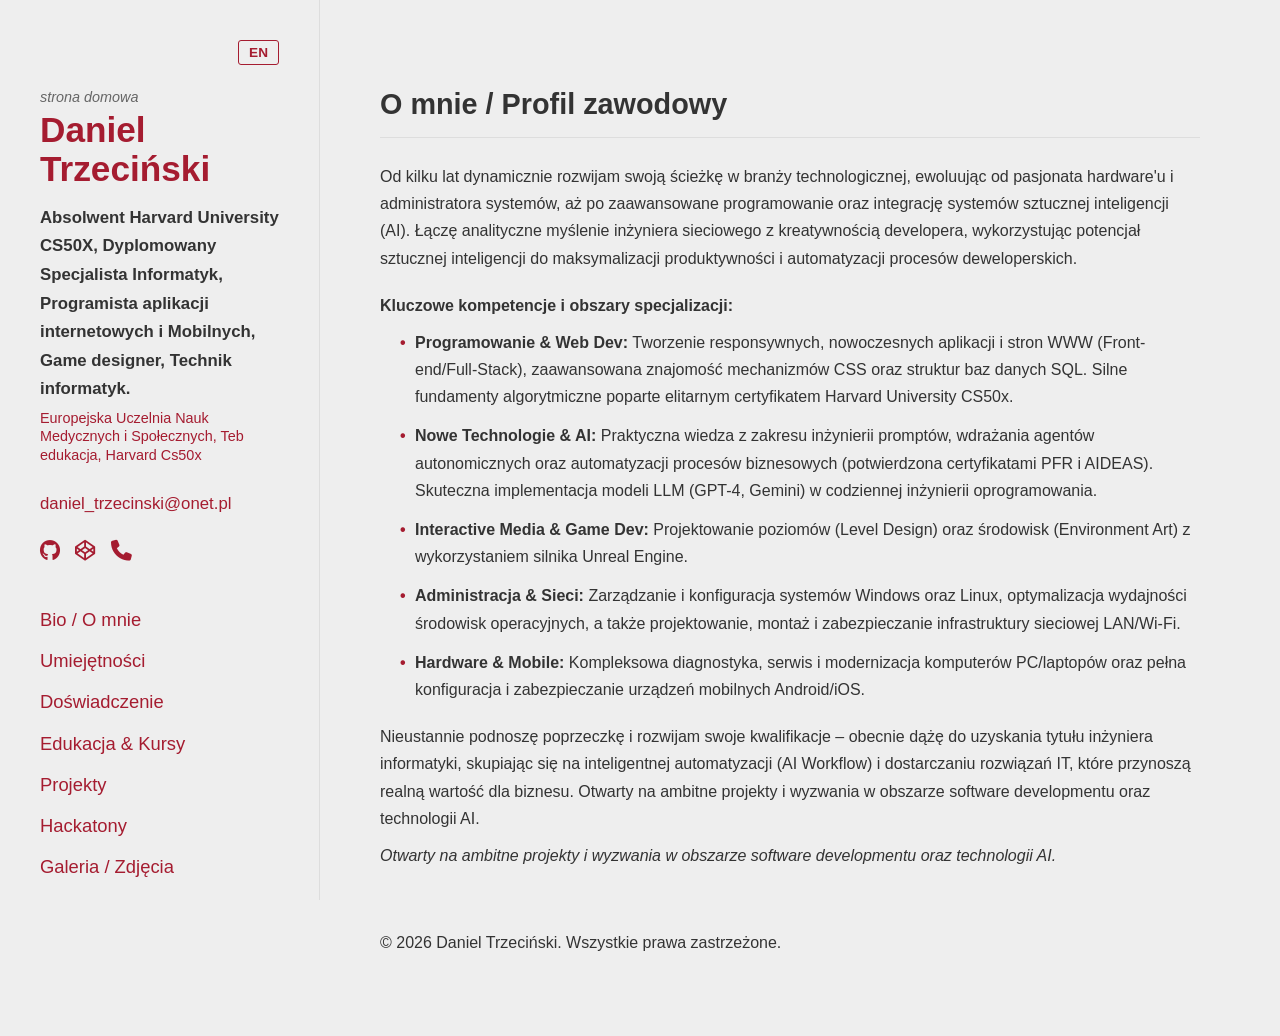
<file: index.html>
<!DOCTYPE html>
<html lang="pl">
<head>
    <meta charset="UTF-8">
    <meta name="viewport" content="width=device-width, initial-scale=1.0">
    <title>Daniel Trzeciński | Dyplomowany Specjalista Informatyk, Absolwent Harvard University CS50X, Dyplomowany Specjalista Informatyk, Programista Aplikacji Internetowych i Mobilnych, Game Designer, Technik informatyk</title>
    <link rel="stylesheet" href="style.css">
    <link rel="stylesheet" href="https://cdnjs.cloudflare.com/ajax/libs/font-awesome/6.4.0/css/all.min.css">
</head>
<body>

    <div class="page-wrapper">
        
        <aside class="sidebar" id="sidebar-menu">
            <div class="sidebar-sticky">
                <div class="lang-container-desktop">
                    <button class="lang-btn" id="lang-toggle">EN</button>
                </div>

                <p class="sidebar-sub" data-lang-key="sidebarSub">home page of</p>
                <h1 class="sidebar-title">Daniel Trzeciński</h1>
                <p class="sidebar-desc" data-lang-key="sidebarDesc">Absolwent Harvard University CS50X, Dyplomowany Specjalista Informatyk, Programista Aplikacji Internetowych i Mobilnych, Game Designer, Technik informatyk.</p>
                <p class="sidebar-institution" data-lang-key="sidebarInstitution">Europejska Uczelnia Nauk Medycznych i Społecznych, Teb Edukacja, Harvard CS50x.</p>
                
                <p class="sidebar-email">
                    <a href="mailto:daniel_trzecinski@onet.pl">daniel_trzecinski@onet.pl</a>
                </p>
                
                <div class="sidebar-socials">
                    <a href="https://github.com/DanielTRZ" target="_blank"><i class="fab fa-github"></i></a>
                    <a href="https://codepen.io/DanielTRZ" target="_blank"><i class="fab fa-codepen"></i></a>
                    <a href="tel:502871508"><i class="fas fa-phone"></i></a>
                </div>

                <!-- NOWY PRZYCISK HAMBURGERA  -->
                <button class="academic-hamburger" aria-label="Menu" id="academic-hamburger-btn">
                    <span class="bar"></span>
                    <span class="bar"></span>
                    <span class="bar"></span>
                </button>

                <nav class="sidebar-nav">
                    <a href="index.html" class="active" data-lang-key="navAbout">Bio / O mnie</a>
                    <a href="skills.html" data-lang-key="navSkills">Umiejętności</a>
                    <a href="experience.html" data-lang-key="navExperience">Doświadczenie</a>
                    <a href="education.html" data-lang-key="navEducation">Edukacja & Kursy</a>
                    <a href="projects.html" data-lang-key="navProjects">Projekty</a>
                    <a href="hackathons.html" data-lang-key="navHackathons">Hackatony</a>
                    <a href="photos.html" data-lang-key="navPhotos">Galeria / Zdjęcia</a>
                    <a href="contact.html" data-lang-key="navContact">Kontakt & Referencje</a>
                </nav>
            </div>
        </aside>

        <!-- STARY PASEK TOP-BAR ZOSTAŁ USUNIĘTY, ABY ZAPEWNIĆ CZYSTY AKADEMICKI LOOK -->

        <main class="main-content">
            <section id="about" class="content-section">
                <h2 class="section-heading" data-lang-key="bioHeading">Bio</h2>
                <p data-lang-key="bioText">Od kilku lat dynamicznie rozwijam swoją ścieżkę w branży technologicznej, ewoluując od pasjonata hardware'u i administratora systemów, aż po zaawansowane programowanie oraz integrację systemów sztucznej inteligencji (AI). Łączę analityczne myślenie inżyniera sieciowego z kreatywnością developera.</p>
                
                <div class="academic-skills-group" style="margin-top: 20px;">
                    <p><strong data-lang-key="bioSpecTitle">Moje kluczowe kompetencje i obszary specjalizacji:</strong></p>
                    <ul class="academic-list" style="margin-top: 10px; padding-left: 20px;">
                        <li data-lang-key="bioSpecWeb"><strong>Programowanie & Web Dev:</strong> Tworzenie responsywnych, nowoczesnych aplikacji i stron WWW (Front-end/Full-Stack), zaawansowana znajomość mechanizmów CSS oraz struktur baz danych SQL. Silne fundamenty algorytmiczne poparte elitarnym certyfikatem Harvard University CS50x.</li>
                        <li data-lang-key="bioSpecAi"><strong>Nowe Technologie & AI:</strong> Praktyczna wiedza z zakresu inżynierii promptów, wdrażania agentów autonomicznych oraz automatyzacji procesów biznesowych (potwierdzona certyfikatami PFR i AIDEAS).</li>
                        <li data-lang-key="bioSpecGame"><strong>Interactive Media & Game Dev:</strong> Projektowanie poziomów (Level Design) oraz środowisk (Environment Art) z wykorzystaniem silnika Unreal Engine.</li>
                        <li data-lang-key="bioSpecNet"><strong>Administracja & Sieci:</strong> Zarządzanie i konfiguracja systemów Windows oraz Linux, optymalizacja wydajności środowisk operacyjnych, a także projektowanie, montaż i zabezpieczanie infrastruktury sieciowej LAN/Wi-Fi.</li>
                        <li data-lang-key="bioSpecHard"><strong>Hardware & Mobile:</strong> Kompleksowa diagnostyka, serwis i modernizacja komputerów PC/laptopów oraz pełna konfiguracja i integracja ekosystemu Apple (iOS) i Android.</li>
                    </ul>
                </div>

                <p style="margin-top: 20px;" data-lang-key="bioSummary">Nieustannie podnoszę poprzeczkę i rozwijam swoje kwalifikacje – obecnie dążę do uzyskania tytułu inżyniera informatyki, skupiając się na inteligentnej automatyzacji (AI Workflow) i dostarczaniu rozwiązań IT, które przynoszą realną wartość dla biznesu. Otwarty na ambitne projekty i wyzwania w obszarze software developmentu oraz technologii AI.</p>
                <p style="margin-top: 10px;"><em data-lang-key="bioSubSummary">Otwarty na ambitne projekty i wyzwania w obszarze software developmentu oraz technologii AI.</em></p>
            </section>

            <footer class="main-footer">
                <p data-lang-key="footerText">&copy; 2026 Daniel Trzeciński. Wszystkie prawa zastrzeżone.</p>
            </footer>
        </main>
    </div>

    <script src="script.js">window.history.replaceState({}, document.title, "/")</script>
</body>
</html>
</file>
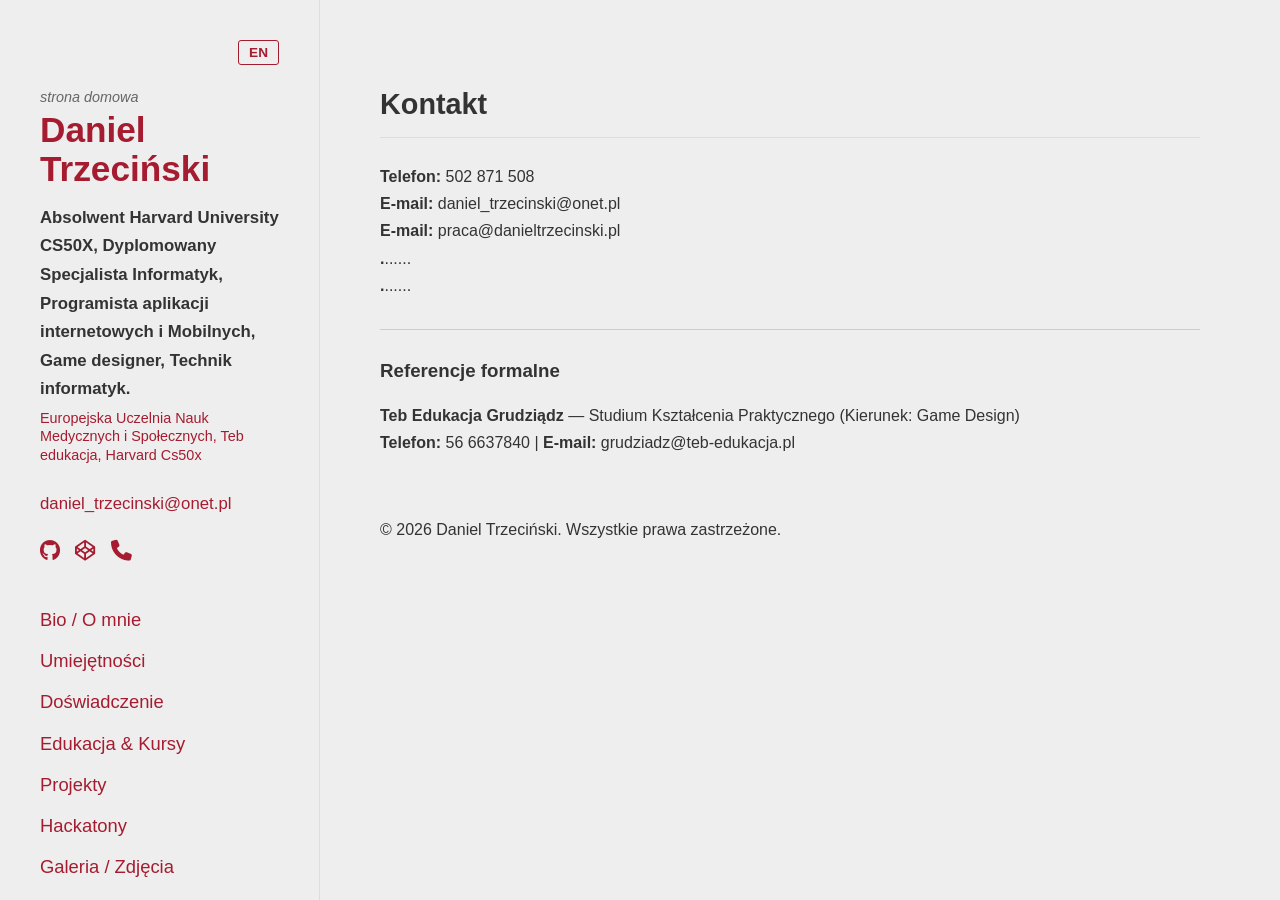
<file: contact.html>
<!DOCTYPE html>
<html lang="pl">
<head>
    <meta charset="UTF-8">
    <meta name="viewport" content="width=device-width, initial-scale=1.0">
    <title data-lang-key="contactPageTitle">Kontakt | Daniel Trzeciński</title>
    <link rel="stylesheet" href="style.css">
    <link rel="stylesheet" href="https://cdnjs.cloudflare.com/ajax/libs/font-awesome/6.4.0/css/all.min.css">
</head>
<body>

    <div class="page-wrapper">
        
        <!-- LEWY PANEL BOCZNY -->
        <aside class="sidebar" id="sidebar-menu">
            <div class="sidebar-sticky">
                <div class="lang-container-desktop">
                    <button class="lang-btn" id="lang-toggle">EN</button>
                </div>
                <p class="sidebar-sub" data-lang-key="sidebarSub">home page of</p>
                <h1 class="sidebar-title">Daniel Trzeciński</h1>
                <p class="sidebar-desc" data-lang-key="sidebarDesc">Absolwent Harvard University CS50X, Dyplomowany Specjalista Informatyk Programista Aplikacji Internetowych i Mobilnych, Game Designer, Technik informatyk</p>
                <p class="sidebar-institution" data-lang-key="sidebarInstitution">Europejska Uczelnia Nauk Medycznych i Społecznych, Teb Edukacja, Harvard</p>
                <p class="sidebar-email"><a href="mailto:daniel_trzecinski@onet.pl">daniel_trzecinski@onet.pl</a></p>
                
                <div class="sidebar-socials">
                    <a href="https://github.com/DanielTRZ" target="_blank"><i class="fab fa-github"></i></a>
                    <a href="https://codepen.io/DanielTRZ" target="_blank"><i class="fab fa-codepen"></i></a>
                    <a href="tel:502871508"><i class="fas fa-phone"></i></a>
                </div>

                <!-- NOWY PRZYCISK HAMBURGERA  -->
                <button class="academic-hamburger" aria-label="Menu" id="academic-hamburger-btn">
                    <span class="bar"></span>
                    <span class="bar"></span>
                    <span class="bar"></span>
                </button>

                <nav class="sidebar-nav">
                    <a href="index.html" data-lang-key="navAbout">Bio / O mnie</a>
                    <a href="skills.html" data-lang-key="navSkills">Umiejętności</a>
                    <a href="experience.html" data-lang-key="navExperience">Doświadczenie</a>
                    <a href="education.html" data-lang-key="navEducation">Edukacja & Kursy</a>
                    <a href="projects.html" data-lang-key="navProjects">Projekty</a>
                    <a href="hackathons.html" data-lang-key="navHackathons">Hackatony</a>
                    <a href="photos.html" data-lang-key="navPhotos">Galeria / Zdjęcia</a>
                    <a href="contact.html" class="active" data-lang-key="navContact">Kontakt & Referencje</a>
                </nav>
            </div>
        </aside>

        <!-- PRAWY PANEL - TREŚĆ GŁÓWNA -->
        <main class="main-content">
            <section id="contact" class="content-section">
                <h2 class="section-heading" data-lang-key="contactHeading">Kontakt </h2>
                
                <div class="contact-details" style="margin-top: 20px; margin-bottom: 30px;">
                    <p><strong data-lang-key="contactPhone">Telefon:</strong> <a href="tel:502871508" style="color: inherit; text-decoration: none;">502 871 508</a></p>
                    <p><strong>E-mail:</strong> <a href="mailto:daniel_trzecinski@onet.pl" style="color: inherit; text-decoration: none;">daniel_trzecinski@onet.pl</a></p>
                    <p><strong>E-mail:</strong> <a href="mailto:daniel_trzecinski@onet.pl" style="color: inherit; text-decoration: none;">praca@danieltrzecinski.pl</a></p>
                    <p><strong data-lang-key="contactLic">.</strong>......</p>
                    <p><strong data-lang-key="contactLang">.</strong>......</p>
                </div>
                
                <div class="academic-reference" style="border-top: 1px double #ccc; padding-top: 25px;">
                    <h3 data-lang-key="refTitle" style="margin-bottom: 15px;">Referencje formalne</h3>
                    <p><strong>Teb Edukacja Grudziądz</strong> — Studium Kształcenia Praktycznego (Kierunek: Game Design)</p>
                    <p><strong data-lang-key="refPhone">Telefon:</strong> 56 6637840 | <strong>E-mail:</strong> grudziadz@teb-edukacja.pl</p>
                </div>
            </section>

            <footer class="main-footer">
                <p data-lang-key="footerText">&copy; 2026 Daniel Trzeciński. Wszystkie prawa zastrzeżone.</p>
            </footer>
        </main>
    </div>

    <script src="script.js"></script>
</body>
</html>
</file>
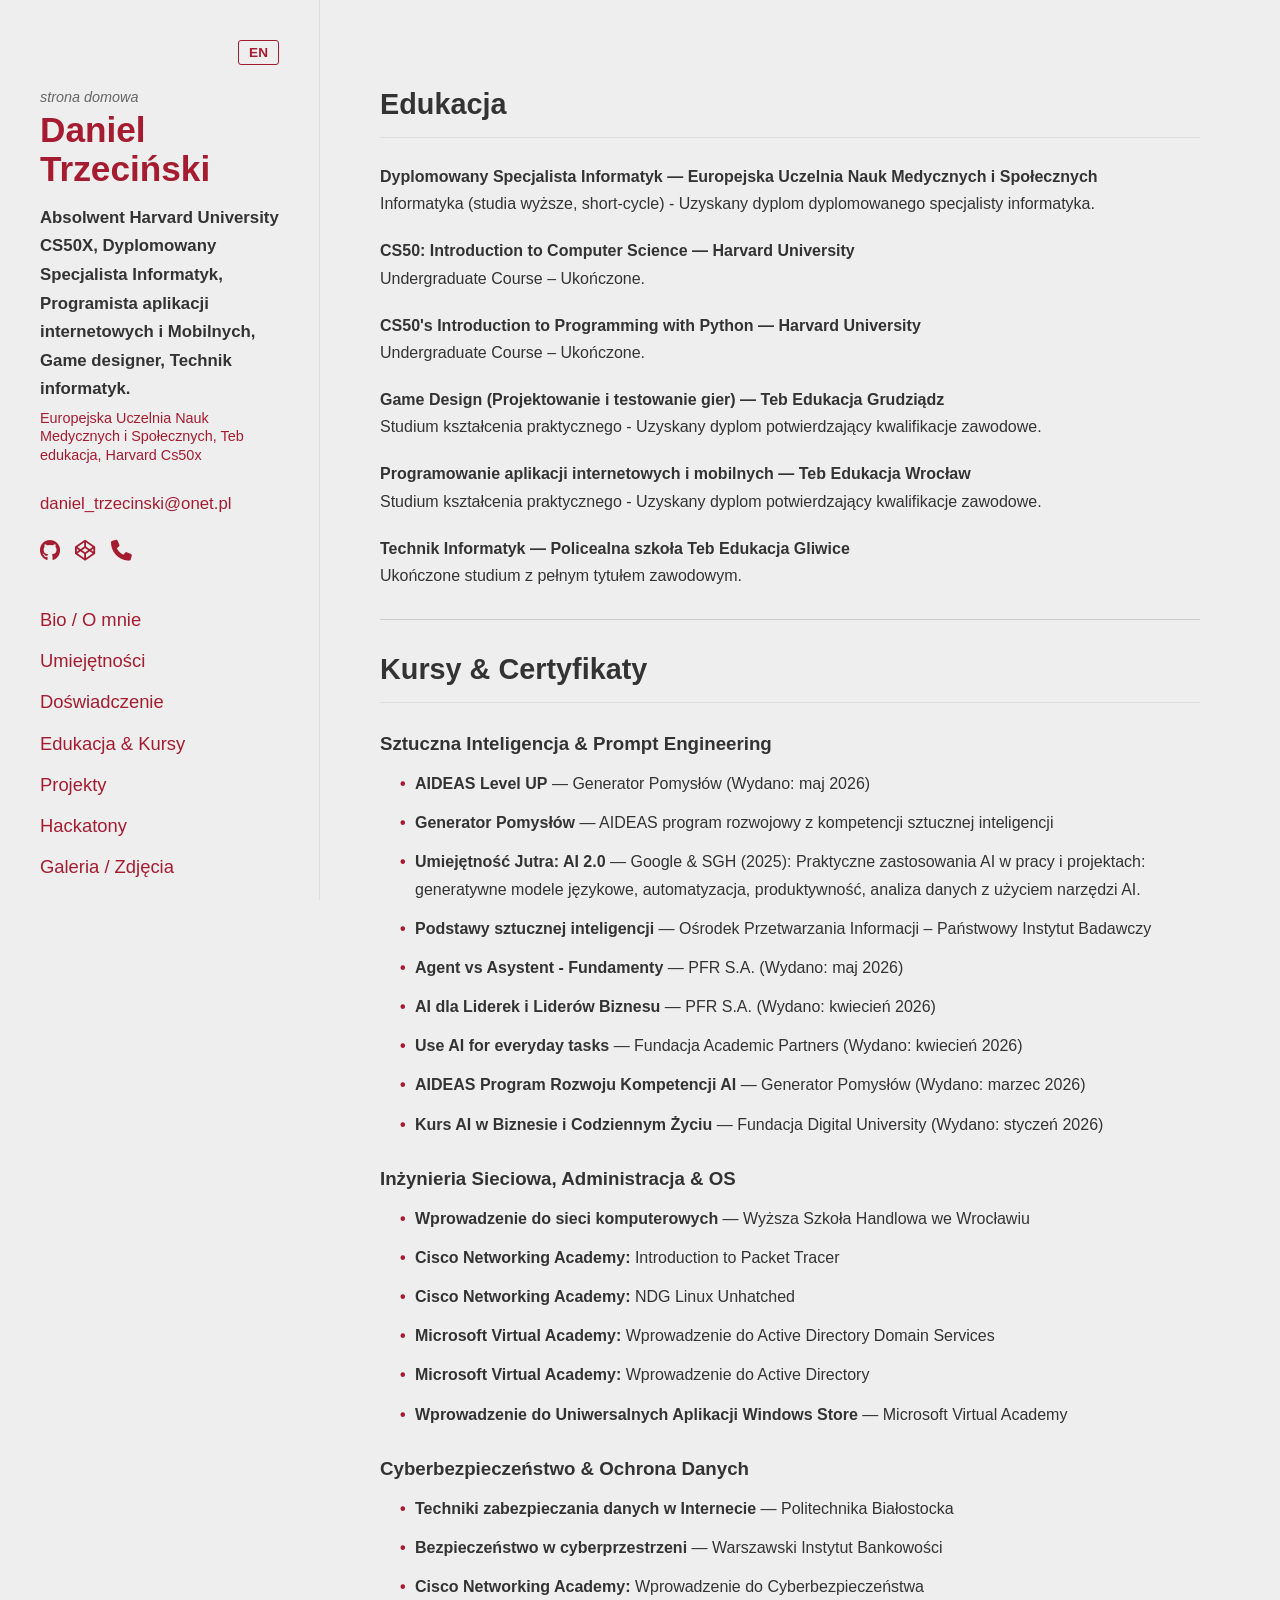
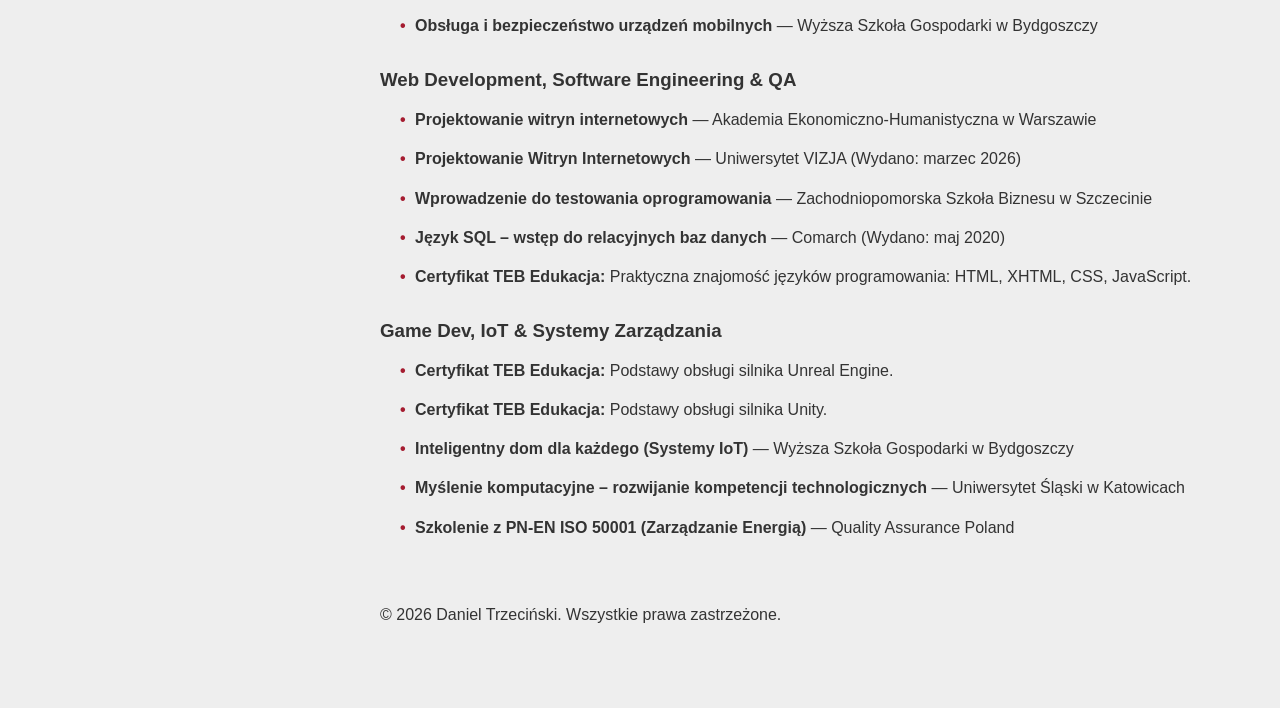
<file: education.html>
<!DOCTYPE html>
<html lang="pl">
<head>
    <meta charset="UTF-8">
    <meta name="viewport" content="width=device-width, initial-scale=1.0">
    <title data-lang-key="eduPageTitle">Daniel Trzeciński | Edukacja i Kursy</title>
    <link rel="stylesheet" href="style.css">
    <link rel="stylesheet" href="https://cdnjs.cloudflare.com/ajax/libs/font-awesome/6.4.0/css/all.min.css">
</head>
<body>

    <div class="page-wrapper">
        
        <!-- LEWY PANEL BOCZNY -->
        <aside class="sidebar" id="sidebar-menu">
            <div class="sidebar-sticky">
                <div class="lang-container-desktop">
                    <button class="lang-btn" id="lang-toggle">EN</button>
                </div>

                <p class="sidebar-sub" data-lang-key="sidebarSub">home page of</p>
                <h1 class="sidebar-title">Daniel Trzeciński</h1>
                <p class="sidebar-desc" data-lang-key="sidebarDesc">Absolwent Harvard University CS50X, Dyplomowany Specjalista Informatyk Programista Aplikacji Internetowych i Mobilnych, Game Designer, Technik informatyk</p>
                <p class="sidebar-institution" data-lang-key="sidebarInstitution">Europejska Uczelnia Nauk Medycznych i Społecznych, Teb Edukacja, Harvard</p>
                
                <p class="sidebar-email">
                    <a href="mailto:daniel_trzecinski@onet.pl">daniel_trzecinski@onet.pl</a>
                </p>
                
                <div class="sidebar-socials">
                    <a href="https://github.com/DanielTRZ" target="_blank"><i class="fab fa-github"></i></a>
                    <a href="https://codepen.io/DanielTRZ" target="_blank"><i class="fab fa-codepen"></i></a>
                    <a href="tel:502871508"><i class="fas fa-phone"></i></a>
                </div>

                <!-- NOWY PRZYCISK HAMBURGERA  -->
                <button class="academic-hamburger" aria-label="Menu" id="academic-hamburger-btn">
                    <span class="bar"></span>
                    <span class="bar"></span>
                    <span class="bar"></span>
                </button>

                <nav class="sidebar-nav">
                    <a href="index.html" data-lang-key="navAbout">Bio / O mnie</a>
                    <a href="skills.html" data-lang-key="navSkills">Umiejętności</a>
                    <a href="experience.html" data-lang-key="navExperience">Doświadczenie</a>
                    <a href="education.html" class="active" data-lang-key="navEducation">Edukacja & Kursy</a>
                    <a href="projects.html" data-lang-key="navProjects">Projekty</a>
                    <a href="hackathons.html" data-lang-key="navHackathons">Hackatony</a>
                    <a href="photos.html" data-lang-key="navPhotos">Galeria / Zdjęcia</a>
                    <a href="contact.html" data-lang-key="navContact">Kontakt & Referencje</a>
                </nav>
            </div>
        </aside>

        <!-- PRAWY PANEL - TREŚĆ GŁÓWNA -->
        <main class="main-content">
            <section id="education" class="content-section">
                <h2 class="section-heading" data-lang-key="eduHeading">Edukacja</h2>
                
                <div class="education-timeline" style="margin-top: 20px;">
                    <!-- Edu 1 -->
                    <div class="edu-item" style="margin-bottom: 20px;">
                        <h4 data-lang-key="edu1Title">Dyplomowany Specjalista Informatyk — Europejska Uczelnia Nauk Medycznych i Społecznych</h4>
                        <p data-lang-key="edu1Desc">Informatyka (studia wyższe, short-cycle) - Uzyskany dyplom dyplomowanego specjalisty informatyka.</p>
                    </div>
                    <!-- Edu 2 -->
                    <div class="edu-item" style="margin-bottom: 20px;">
                        <h4 data-lang-key="edu3Title">CS50: Introduction to Computer Science — Harvard University</h4>
                        <p data-lang-key="edu3Desc">Undergraduate Course – Ukończone.</p>
                    </div>
                    <!-- Edu 3 -->
                    <div class="edu-item" style="margin-bottom: 20px;">
                        <h4 data-lang-key="edu2Title">CS50's Introduction to Programming with Python — Harvard University</h4>
                        <p data-lang-key="edu2Desc">Undergraduate Course –  Ukończone.</p>
                    </div>
                    <!-- Edu 4 -->
                    <div class="edu-item" style="margin-bottom: 20px;">
                        <h4 data-lang-key="edu4Title">Game Design (Projektowanie i testowanie gier) — Teb Edukacja Grudziądz</h4>
                        <p data-lang-key="edu4Desc">Studium kształcenia praktycznego - Uzyskany dyplom potwierdzający kwalifikacje zawodowe.</p>
                    </div>
                    <!-- Edu 5 -->
                    <div class="edu-item" style="margin-bottom: 20px;">
                        <h4 data-lang-key="edu5Title">Programowanie aplikacji internetowych i mobilnych — Teb Edukacja Wrocław</h4>
                        <p data-lang-key="edu5Desc">Studium kształcenia praktycznego - Uzyskany dyplom potwierdzający kwalifikacje zawodowe.</p>
                    </div>
                    <!-- Edu 6 -->
                    <div class="edu-item" style="margin-bottom: 30px;">
                        <h4 data-lang-key="edu6Title">Technik Informatyk — Policealna szkoła Teb Edukacja Gliwice</h4>
                        <p data-lang-key="edu6Desc">Ukończone studium z pełnym tytułem zawodowym.</p>
                    </div>
                </div>

                <!-- SEKCJA KURSY -->
                <div class="courses-block" style="border-top: 1px double #ccc; padding-top: 25px; margin-top: 25px;">
                    <h2 class="section-heading" data-lang-key="coursesHeading">Kursy & Certyfikaty</h2>
                    
                    <!-- Grupa 1: AI -->
                    <div class="course-group" style="margin-top: 20px; margin-bottom: 25px;">
                        <h3 data-lang-key="coursesGroup1Title">Sztuczna Inteligencja & Prompt Engineering</h3>
                        <ul class="academic-list" style="padding-left: 20px; margin-top: 10px;">
                            <li data-lang-key="c1_1"><strong>AIDEAS Level UP</strong> — Generator Pomysłów (Wydano: maj 2026)</li>
                            <li data-lang-key="c1_2"><strong>Generator Pomysłów</strong> — AIDEAS program rozwojowy z kompetencji sztucznej inteligencji</li>
                            <li data-lang-key="c1_3"><strong>Umiejętność Jutra: AI 2.0</strong> — Google & SGH (2025): Praktyczne zastosowania AI w pracy i projektach: generatywne modele językowe, automatyzacja, produktywność, analiza danych z użyciem narzędzi AI.</li>
                            <li data-lang-key="c1_4"><strong>Podstawy sztucznej inteligencji</strong> — Ośrodek Przetwarzania Informacji – Państwowy Instytut Badawczy</li>
                            <li data-lang-key="c1_5"><strong>Agent vs Asystent - Fundamenty</strong> — PFR S.A. (Wydano: maj 2026)</li>
                            <li data-lang-key="c1_6"><strong>AI dla Liderek i Liderów Biznesu</strong> — PFR S.A. (Wydano: kwiecień 2026)</li>
                            <li data-lang-key="c1_7"><strong>Use AI for everyday tasks</strong> — Fundacja Academic Partners (Wydano: kwiecień 2026)</li>
                            <li data-lang-key="c1_8"><strong>AIDEAS Program Rozwoju Kompetencji AI</strong> — Generator Pomysłów (Wydano: marzec 2026)</li>
                            <li data-lang-key="c1_9"><strong>Kurs AI w Biznesie i Codziennym Życiu</strong> — Fundacja Digital University (Wydano: styczeń 2026)</li>
                        </ul>
                    </div>

                    <!-- Grupa 2: Sieci & OS -->
                    <div class="course-group" style="margin-bottom: 25px;">
                        <h3 data-lang-key="coursesGroupNetTitle">Inżynieria Sieciowa, Administracja & OS</h3>
                        <ul class="academic-list" style="padding-left: 20px; margin-top: 10px;">
                            <li data-lang-key="c2_1"><strong>Wprowadzenie do sieci komputerowych</strong> — Wyższa Szkoła Handlowa we Wrocławiu</li>
                            <li data-lang-key="c2_2"><strong>Cisco Networking Academy:</strong> Introduction to Packet Tracer</li>
                            <li data-lang-key="c2_3"><strong>Cisco Networking Academy:</strong> NDG Linux Unhatched</li>
                            <li data-lang-key="c2_4"><strong>Microsoft Virtual Academy:</strong> Wprowadzenie do Active Directory Domain Services</li>
                            <li data-lang-key="c2_5"><strong>Microsoft Virtual Academy:</strong> Wprowadzenie do Active Directory</li>
                            <li data-lang-key="c2_6"><strong>Wprowadzenie do Uniwersalnych Aplikacji Windows Store</strong> — Microsoft Virtual Academy</li>
                        </ul>
                    </div>

                    <!-- Grupa 3: Cyberbezpieczeństwo -->
                    <div class="course-group" style="margin-bottom: 25px;">
                        <h3 data-lang-key="coursesGroupSecTitle">Cyberbezpieczeństwo & Ochrona Danych</h3>
                        <ul class="academic-list" style="padding-left: 20px; margin-top: 10px;">
                            <li data-lang-key="c3_1"><strong>Techniki zabezpieczania danych w Internecie</strong> — Politechnika Białostocka</li>
                            <li data-lang-key="c3_2"><strong>Bezpieczeństwo w cyberprzestrzeni</strong> — Warszawski Instytut Bankowości</li>
                            <li data-lang-key="c3_3"><strong>Cisco Networking Academy:</strong> Wprowadzenie do Cyberbezpieczeństwa</li>
                            <li data-lang-key="c3_4"><strong>Obsługa i bezpieczeństwo urządzeń mobilnych</strong> — Wyższa Szkoła Gospodarki w Bydgoszczy</li>
                        </ul>
                    </div>

                    <!-- Grupa 4: Web Dev & QA -->
                    <div class="course-group" style="margin-bottom: 25px;">
                        <h3 data-lang-key="coursesGroup2Title">Web Development, Software Engineering & QA</h3>
                        <ul class="academic-list" style="padding-left: 20px; margin-top: 10px;">
                            <li data-lang-key="c4_1"><strong>Projektowanie witryn internetowych</strong> — Akademia Ekonomiczno-Humanistyczna w Warszawie</li>
                            <li data-lang-key="c4_2"><strong>Projektowanie Witryn Internetowych</strong> — Uniwersytet VIZJA (Wydano: marzec 2026)</li>
                            <li data-lang-key="c4_3"><strong>Wprowadzenie do testowania oprogramowania</strong> — Zachodniopomorska Szkoła Biznesu w Szczecinie</li>
                            <li data-lang-key="c4_4"><strong>Język SQL – wstęp do relacyjnych baz danych</strong> — Comarch (Wydano: maj 2020)</li>
                            <li data-lang-key="c4_5"><strong>Certyfikat TEB Edukacja:</strong> Praktyczna znajomość języków programowania: HTML, XHTML, CSS, JavaScript.</li>
                        </ul>
                    </div>

                    <!-- Grupa 5: Game Dev & IoT -->
                    <div class="course-group">
                        <h3 data-lang-key="coursesGroupGDevTitle">Game Dev, IoT & Systemy Zarządzania</h3>
                        <ul class="academic-list" style="padding-left: 20px; margin-top: 10px;">
                            <li data-lang-key="c5_1"><strong>Certyfikat TEB Edukacja:</strong> Podstawy obsługi silnika Unreal Engine.</li>
                            <li data-lang-key="c5_2"><strong>Certyfikat TEB Edukacja:</strong> Podstawy obsługi silnika Unity.</li>
                            <li data-lang-key="c5_3"><strong>Inteligentny dom dla każdego (Systemy IoT)</strong> — Wyższa Szkoła Gospodarki w Bydgoszczy</li>
                            <li data-lang-key="c5_4"><strong>Myślenie komputacyjne – rozwijanie kompetencji technologicznych</strong> — Uniwersytet Śląski w Katowicach</li>
                            <li data-lang-key="c5_5"><strong>Szkolenie z PN-EN ISO 50001 (Zarządzanie Energią)</strong> — Quality Assurance Poland</li>
                        </ul>
                    </div>

                </div>
            </section>

            <footer class="main-footer">
                <p data-lang-key="footerText">&copy; 2026 Daniel Trzeciński. Wszystkie prawa zastrzeżone.</p>
            </footer>
        </main>

    </div>

    <script src="script.js"></script>
</body>
</html>
</file>
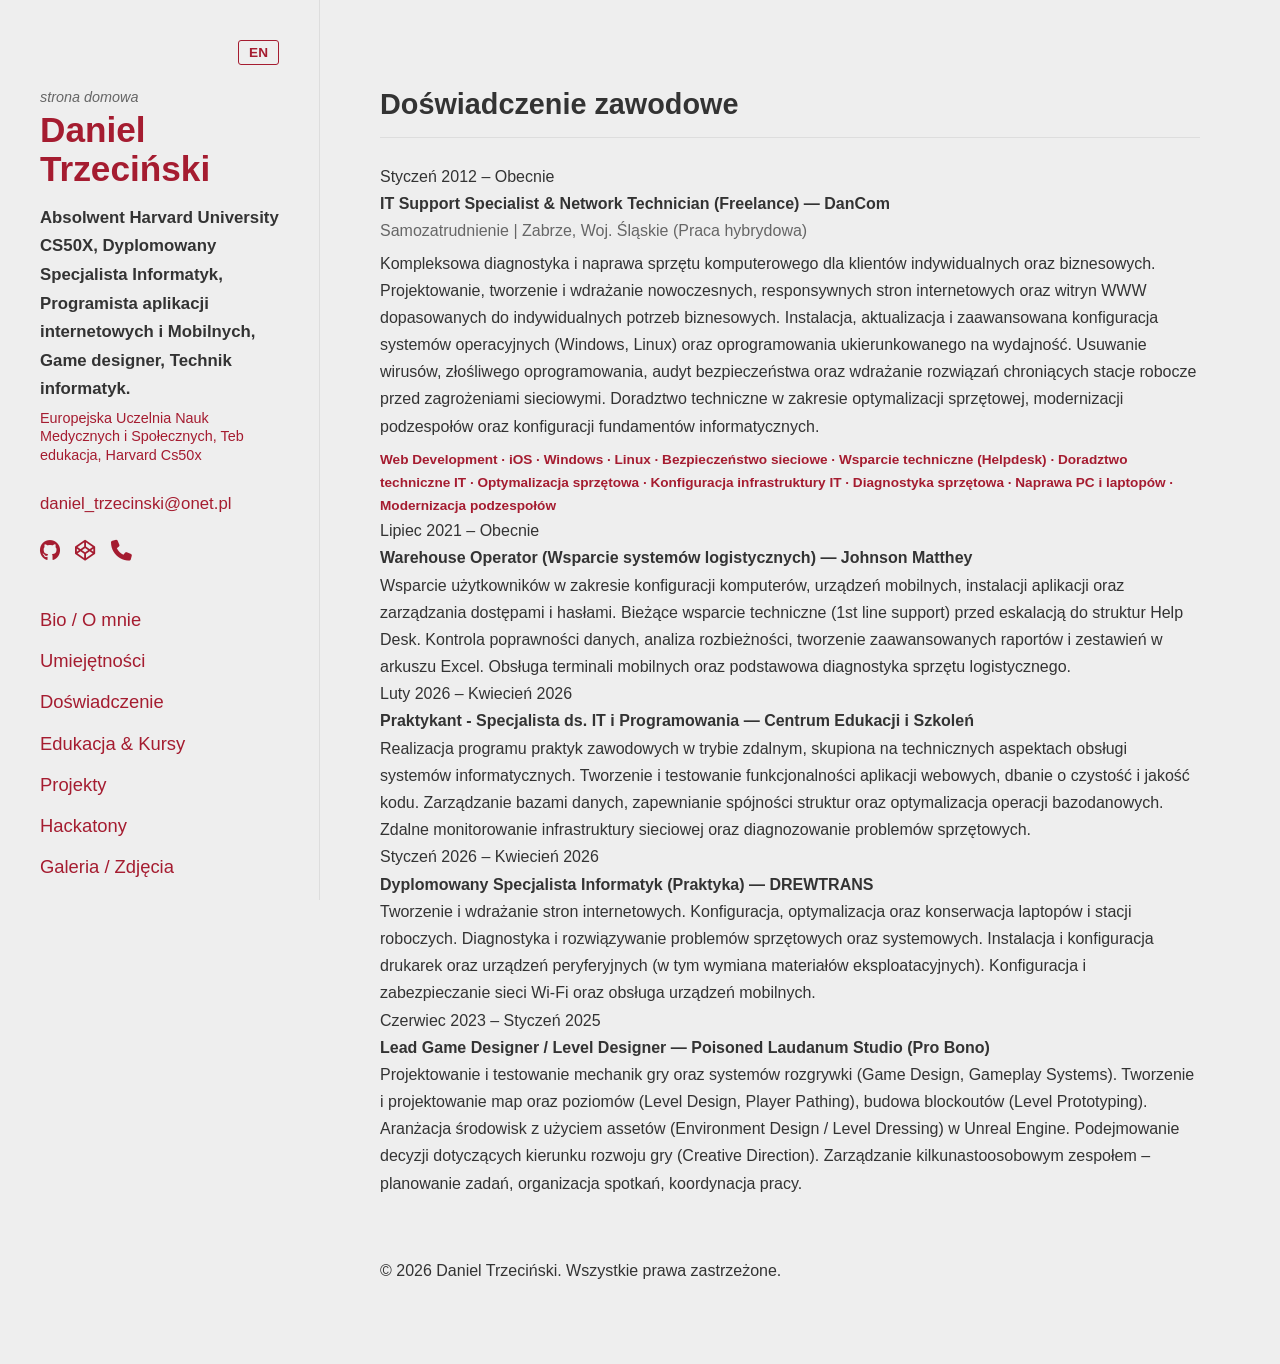
<file: experience.html>
<!DOCTYPE html>
<html lang="pl">
<head>
    <meta charset="UTF-8">
    <meta name="viewport" content="width=device-width, initial-scale=1.0">
    <title data-lang-key="expPageTitle">Doświadczenie | Daniel Trzeciński</title>
    <link rel="stylesheet" href="style.css">
    <link rel="stylesheet" href="https://cdnjs.cloudflare.com/ajax/libs/font-awesome/6.4.0/css/all.min.css">
</head>
<body>

    <div class="page-wrapper">
        
        <!-- LEWY PANEL BOCZNY -->
        <aside class="sidebar" id="sidebar-menu">
            <div class="sidebar-sticky">
                <div class="lang-container-desktop">
                    <button class="lang-btn" id="lang-toggle">EN</button>
                </div>
                <p class="sidebar-sub" data-lang-key="sidebarSub">home page of</p>
                <h1 class="sidebar-title">Daniel Trzeciński</h1>
                <p class="sidebar-desc" data-lang-key="sidebarDesc">Absolwent Harvard University CS50X, Dyplomowany Specjalista Informatyk Programista Aplikacji Internetowych i Mobilnych, Game Designer, Technik informatyk</p>
                <p class="sidebar-institution" data-lang-key="sidebarInstitution">Europejska Uczelnia Nauk Medycznych i Społecznych, Teb Edukacja, Harvard</p>
                <p class="sidebar-email"><a href="mailto:daniel_trzecinski@onet.pl">daniel_trzecinski@onet.pl</a></p>
                
                <div class="sidebar-socials">
                    <a href="https://github.com/DanielTRZ" target="_blank"><i class="fab fa-github"></i></a>
                    <a href="https://codepen.io/DanielTRZ" target="_blank"><i class="fab fa-codepen"></i></a>
                    <a href="tel:502871508"><i class="fas fa-phone"></i></a>
                </div>

                <!-- NOWY PRZYCISK HAMBURGERA  -->
                <button class="academic-hamburger" aria-label="Menu" id="academic-hamburger-btn">
                    <span class="bar"></span>
                    <span class="bar"></span>
                    <span class="bar"></span>
                </button>

                <nav class="sidebar-nav">
                    <a href="index.html" data-lang-key="navAbout">Bio / O mnie</a>
                    <a href="skills.html" data-lang-key="navSkills">Umiejętności</a>
                    <a href="experience.html" class="active" data-lang-key="navExperience">Doświadczenie</a>
                    <a href="education.html" data-lang-key="navEducation">Edukacja & Kursy</a>
                    <a href="projects.html" data-lang-key="navProjects">Projekty</a>
                    <a href="hackathons.html" data-lang-key="navHackathons">Hackatony</a>
                    <a href="photos.html" data-lang-key="navPhotos">Galeria / Zdjęcia</a>
                    <a href="contact.html" data-lang-key="navContact">Kontakt & Referencje</a>
                </nav>
            </div>
        </aside>

        <!-- PRAWY PANEL - TREŚĆ GŁÓWNA -->
        <main class="main-content">
            <section id="experience" class="content-section">
                <h2 class="section-heading" data-lang-key="expHeading">Doświadczenie zawodowe</h2>

                <!-- LOG 1: DanCom -->
                <div class="academic-log">
                    <span class="log-date" data-lang-key="exp1Date">Styczeń 2012 – Obecnie</span>
                    <div class="log-details">
                        <h4 data-lang-key="exp1Title">IT Support Specialist & Network Technician (Freelance) — DanCom</h4>
                        <p style="font-weight: 500; color: var(--text-muted); margin-bottom: 5px;" data-lang-key="exp1Sub">Samozatrudnienie | Zabrze, Woj. Śląskie (Praca hybrydowa)</p>
                        <p data-lang-key="exp1Desc">Kompleksowa diagnostyka i naprawa sprzętu komputerowego dla klientów indywidualnych oraz biznesowych. Projektowanie, tworzenie i wdrażanie nowoczesnych, responsywnych stron internetowych oraz witryn WWW dopasowanych do indywidualnych potrzeb biznesowych. Instalacja, aktualizacja i zaawansowana konfiguracja systemów operacyjnych (Windows, Linux) oraz oprogramowania ukierunkowanego na wydajność. Usuwanie wirusów, złośliwego oprogramowania, audyt bezpieczeństwa oraz wdrażanie rozwiązań chroniących stacje robocze przed zagrożeniami sieciowymi. Doradztwo techniczne w zakresie optymalizacji sprzętowej, modernizacji podzespołów oraz konfiguracji fundamentów informatycznych.</p>
                        <p style="font-size: 0.85rem; color: var(--harvard-crimson); margin-top: 8px; font-weight: bold;" data-lang-key="exp1Tags">
                         <i class="fas fa-gem"></i> Web Development · iOS · Windows · Linux ·   Bezpieczeństwo sieciowe · Wsparcie techniczne  (Helpdesk) ·  Doradztwo techniczne IT · Optymalizacja sprzętowa · Konfiguracja infrastruktury IT · Diagnostyka sprzętowa · Naprawa PC i laptopów · Modernizacja podzespołów 
                        </p>
                    </div>
                </div>

                <!-- LOG 2: Johnson Matthey -->
                <div class="academic-log">
                    <span class="log-date" data-lang-key="exp2Date">Lipiec 2021 – Obecnie</span>
                    <div class="log-details">
                        <h4 data-lang-key="exp2Title">Warehouse Operator (Wsparcie systemów logistycznych) — Johnson Matthey</h4>
                        <p data-lang-key="exp2Desc">Wsparcie użytkowników w zakresie konfiguracji komputerów, urządzeń mobilnych, instalacji aplikacji oraz zarządzania dostępami i hasłami. Bieżące wsparcie techniczne (1st line support) przed eskalacją do struktur Help Desk. Kontrola poprawności danych, analiza rozbieżności, tworzenie zaawansowanych raportów i zestawień w arkuszu Excel. Obsługa terminali mobilnych oraz podstawowa diagnostyka sprzętu logistycznego.</p>
                    </div>
                </div>

                <!-- LOG 3: Centrum Edukacji i Szkoleń -->
                <div class="academic-log">
                    <span class="log-date" data-lang-key="exp3Date">Luty 2026 – Kwiecień 2026</span>
                    <div class="log-details">
                        <h4 data-lang-key="exp3Title">Praktykant - Specjalista ds. IT i Programowania — Centrum Edukacji i Szkoleń</h4>
                        <p data-lang-key="exp3Desc">Realizacja programu praktyk zawodowych w trybie zdalnym, skupiona na technicznych aspektach obsługi systemów informatycznych. Tworzenie i testowanie funkcjonalności aplikacji webowych, dbanie o czystość i jakość kodu. Zarządzanie bazami danych, zapewnianie spójności struktur oraz optymalizacja operacji bazodanowych. Zdalne monitorowanie infrastruktury sieciowej oraz diagnozowanie problemów sprzętowych.</p>
                    </div>
                </div>

                <!-- LOG 4: DREWTRANS -->
                <div class="academic-log">
                    <span class="log-date" data-lang-key="exp4Date">Styczeń 2026 – Kwiecień 2026</span>
                    <div class="log-details">
                        <h4 data-lang-key="exp4Title">Dyplomowany Specjalista Informatyk (Praktyka) — DREWTRANS</h4>
                        <p data-lang-key="exp4Desc">Tworzenie i wdrażanie stron internetowych. Konfiguracja, optymalizacja oraz konserwacja laptopów i stacji roboczych. Diagnostyka i rozwiązywanie problemów sprzętowych oraz systemowych. Instalacja i konfiguracja drukarek oraz urządzeń peryferyjnych (w tym wymiana materiałów eksploatacyjnych). Konfiguracja i zabezpieczanie sieci Wi-Fi oraz obsługa urządzeń mobilnych.</p>
                    </div>
                </div>

                <!-- LOG 5: Poisoned Laudanum Studio -->
                <div class="academic-log">
                    <span class="log-date" data-lang-key="exp5Date">Czerwiec 2023 – Styczeń 2025</span>
                    <div class="log-details">
                        <h4 data-lang-key="exp5Title">Lead Game Designer / Level Designer — Poisoned Laudanum Studio (Pro Bono)</h4>
                        <p data-lang-key="exp5Desc">Projektowanie i testowanie mechanik gry oraz systemów rozgrywki (Game Design, Gameplay Systems). Tworzenie i projektowanie map oraz poziomów (Level Design, Player Pathing), budowa blockoutów (Level Prototyping). Aranżacja środowisk z użyciem assetów (Environment Design / Level Dressing) w Unreal Engine. Podejmowanie decyzji dotyczących kierunku rozwoju gry (Creative Direction). Zarządzanie kilkunastoosobowym zespołem – planowanie zadań, organizacja spotkań, koordynacja pracy.</p>
                    </div>
                </div>
            </section>

            <footer class="main-footer">
                <p data-lang-key="footerText">&copy; 2026 Daniel Trzeciński. Wszystkie prawa zastrzeżone.</p>
            </footer>
        </main>
    </div>

    <script src="script.js"></script>
</body>
</html>
</file>
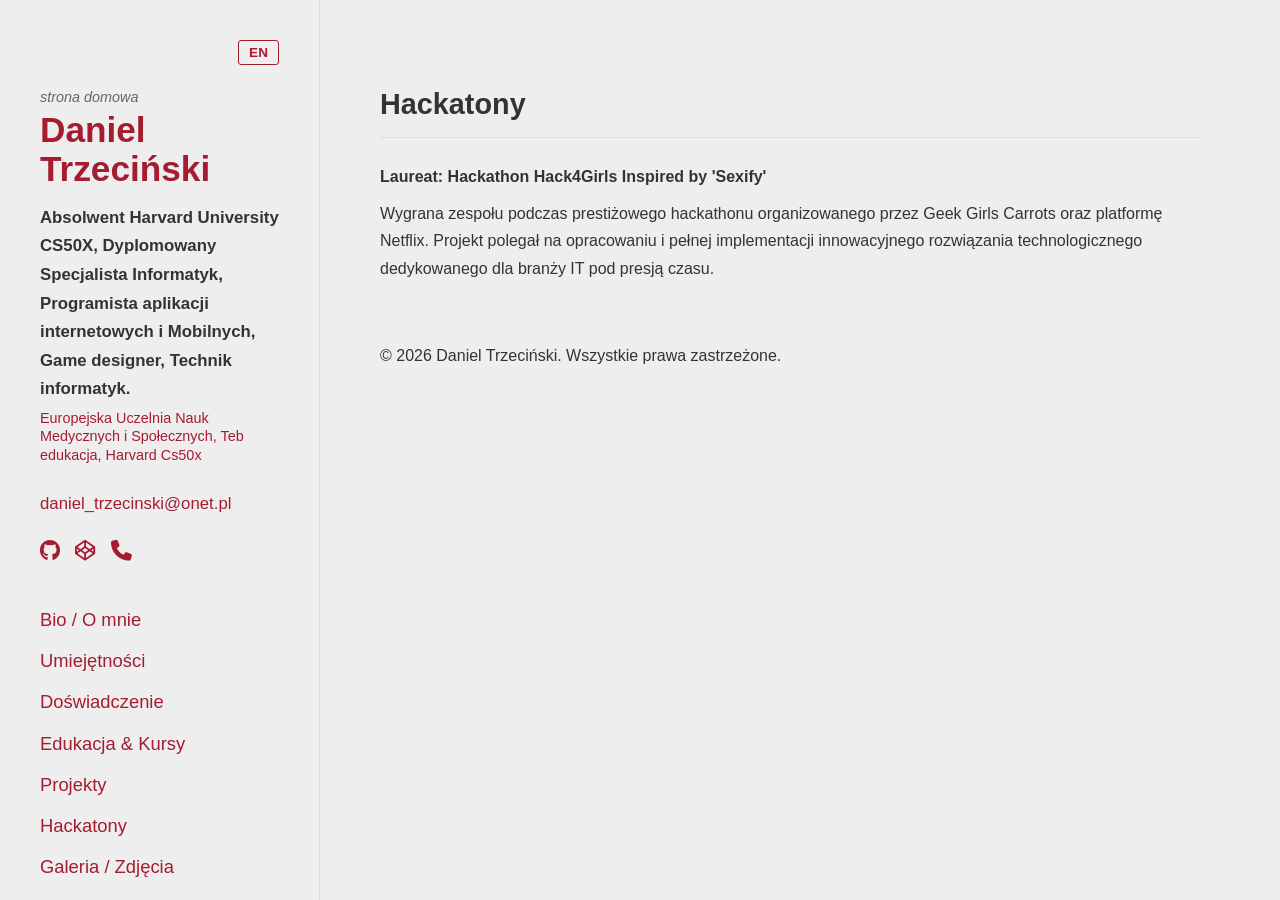
<file: hackathons.html>
<!DOCTYPE html>
<html lang="pl">
<head>
    <meta charset="UTF-8">
    <meta name="viewport" content="width=device-width, initial-scale=1.0">
    <title>Hackatony | Daniel Trzeciński</title>
    <link rel="stylesheet" href="style.css">
    <link rel="stylesheet" href="https://cdnjs.cloudflare.com/ajax/libs/font-awesome/6.4.0/css/all.min.css">
</head>
<body>

    <div class="page-wrapper">
        
        <aside class="sidebar" id="sidebar-menu">
            <div class="sidebar-sticky">
                <div class="lang-container-desktop">
                    <button class="lang-btn" id="lang-toggle">EN</button>
                </div>
                <p class="sidebar-sub" data-lang-key="sidebarSub">home page of</p>
                <h1 class="sidebar-title">Daniel Trzeciński</h1>
                <p class="sidebar-desc" data-lang-key="sidebarDesc">Absolwent Harvard University CS50X, Dyplomowany Specjalista Informatyk Programista Aplikacji Internetowych i Mobilnych, Game Designer, Technik informatyk</p>
                <p class="sidebar-institution" data-lang-key="sidebarInstitution">Europejska Uczelnia Nauk Medycznych i Społecznych, Teb Edukacja, Harvard</p>
                <p class="sidebar-email"><a href="mailto:daniel_trzecinski@onet.pl">daniel_trzecinski@onet.pl</a></p>
                
                <div class="sidebar-socials">
                    <a href="https://github.com/DanielTRZ" target="_blank"><i class="fab fa-github"></i></a>
                    <a href="https://codepen.io/DanielTRZ" target="_blank"><i class="fab fa-codepen"></i></a>
                    <a href="tel:502871508"><i class="fas fa-phone"></i></a>
                </div>

                <!-- NOWY PRZYCISK HAMBURGERA -->
                <button class="academic-hamburger" aria-label="Menu" id="academic-hamburger-btn">
                    <span class="bar"></span>
                    <span class="bar"></span>
                    <span class="bar"></span>
                </button>

                <nav class="sidebar-nav">
                    <a href="index.html" data-lang-key="navAbout">Bio / O mnie</a>
                    <a href="skills.html" data-lang-key="navSkills">Umiejętności</a>
                    <a href="experience.html" data-lang-key="navExperience">Doświadczenie</a>
                    <a href="education.html" data-lang-key="navEducation">Edukacja & Kursy</a>
                    <a href="projects.html" data-lang-key="navProjects">Projekty</a>
                    <a href="hackathons.html" class="active" data-lang-key="navHackathons">Hackatony</a>
                    <a href="photos.html" data-lang-key="navPhotos">Galeria / Zdjęcia</a>
                    <a href="contact.html" data-lang-key="navContact">Kontakt & Referencje</a>
                </nav>
            </div>
        </aside>

        <main class="main-content">
            <section id="hackathons" class="content-section">
                <h2 class="section-heading" data-lang-key="hackHeading">Hackatony</h2>
                <div class="academic-highlight" style="margin-top: 15px;">
                    <h4 data-lang-key="hackTitle"><i class="fas fa-trophy" style="color: var(--harvard-crimson);"></i> Laureat: Hackathon Hack4Girls Inspired by "Sexify"</h4>
                    <p style="margin-top: 10px;" data-lang-key="hackDesc">Wygrana zespołu podczas prestiżowego hackathonu organizowanego przez <strong>Geek Girls Carrots</strong> oraz platformę <strong>Netflix</strong>. Projekt polegał na opracowaniu i pełnej implementacji innowacyjnego rozwiązania technologicznego dedykowanego dla branży IT pod presją czasu.</p>
                </div>
            </section>

            <footer class="main-footer">
                <p data-lang-key="footerText">&copy; 2026 Daniel Trzeciński. Wszystkie prawa zastrzeżone.</p>
            </footer>
        </main>
    </div>

    <script src="script.js"></script>
</body>
</html>
</file>
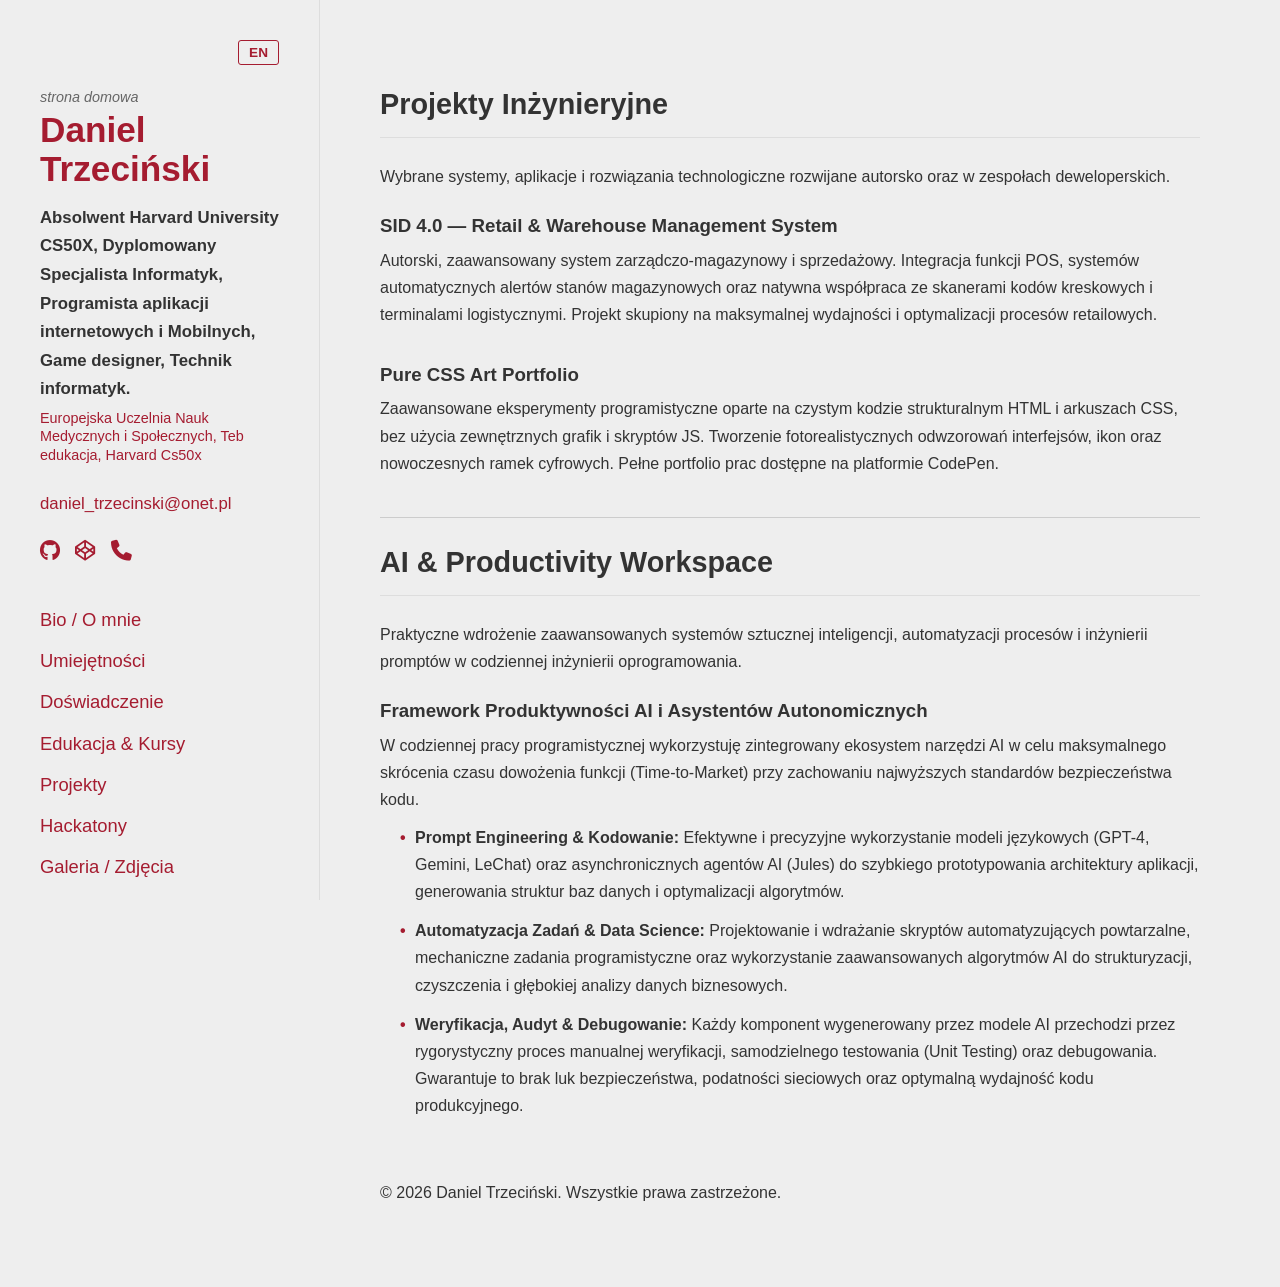
<file: projects.html>
<!DOCTYPE html>
<html lang="pl">
<head>
    <meta charset="UTF-8">
    <meta name="viewport" content="width=device-width, initial-scale=1.0">
    <title>Daniel Trzeciński | Projekty</title>
    <link rel="stylesheet" href="style.css">
    <link rel="stylesheet" href="https://cdnjs.cloudflare.com/ajax/libs/font-awesome/6.4.0/css/all.min.css">
</head>
<body>

    <div class="page-wrapper">
        
        <aside class="sidebar" id="sidebar-menu">
            <div class="sidebar-sticky">
                <div class="lang-container-desktop">
                    <button class="lang-btn" id="lang-toggle">EN</button>
                </div>

                <p class="sidebar-sub" data-lang-key="sidebarSub">home page of</p>
                <h1 class="sidebar-title">Daniel Trzeciński</h1>
                <p class="sidebar-desc" data-lang-key="sidebarDesc">Absolwent Harvard University CS50X, Dyplomowany Specjalista Informatyk Programista Aplikacji Internetowych i Mobilnych, Game Designer, Technik informatyk</p>
                <p class="sidebar-institution" data-lang-key="sidebarInstitution">Europejska Uczelnia Nauk Medycznych i Społecznych, Teb Edukacja, Harvard</p>
                
                <p class="sidebar-email">
                    <a href="mailto:daniel_trzecinski@onet.pl">daniel_trzecinski@onet.pl</a>
                </p>
                
                <div class="sidebar-socials">
                    <a href="https://github.com/DanielTRZ" target="_blank"><i class="fab fa-github"></i></a>
                    <a href="https://codepen.io/DanielTRZ" target="_blank"><i class="fab fa-codepen"></i></a>
                    <a href="tel:502871508"><i class="fas fa-phone"></i></a>
                </div>

                <!-- NOWY PRZYCISK HAMBURGERA  -->
                <button class="academic-hamburger" aria-label="Menu" id="academic-hamburger-btn">
                    <span class="bar"></span>
                    <span class="bar"></span>
                    <span class="bar"></span>
                </button>

                <nav class="sidebar-nav">
                    <a href="index.html" data-lang-key="navAbout">Bio / O mnie</a>
                    <a href="skills.html" data-lang-key="navSkills">Umiejętności</a>
                    <a href="experience.html" data-lang-key="navExperience">Doświadczenie</a>
                    <a href="education.html" data-lang-key="navEducation">Edukacja & Kursy</a>
                    <a href="projects.html" class="active" data-lang-key="navProjects">Projekty</a>
                    <a href="hackathons.html" data-lang-key="navHackathons">Hackatony</a>
                    <a href="photos.html" data-lang-key="navPhotos">Galeria / Zdjęcia</a>
                    <a href="contact.html" data-lang-key="navContact">Kontakt & Referencje</a>
                </nav>
            </div>
        </aside>

        <main class="main-content">
            <section id="projects" class="content-section">
                <h2 class="section-heading" data-lang-key="projectsHeading">Projekty Inżynieryjne</h2>
                <p class="section-intro" data-lang-key="projectsDesc">Wybrane systemy, aplikacje i rozwiązania technologiczne rozwijane autorsko oraz w zespołach deweloperskich.</p>
                
                <div class="project-item" style="margin-top: 20px; margin-bottom: 30px;">
                    <h3 data-lang-key="proj1Title">SID 4.0 — Retail & Warehouse Management System</h3>
                    <p style="margin-top: 5px;" data-lang-key="proj1Text">Autorski, zaawansowany system zarządczo-magazynowy i sprzedażowy. Integracja funkcji POS, systemów automatycznych alertów stanów magazynowych oraz natywna współpraca ze skanerami kodów kreskowych i terminalami logistycznymi. Projekt skupiony na maksymalnej wydajności i optymalizacji procesów retailowych.</p>
                </div>

                <div class="project-item" style="margin-bottom: 40px;">
                    <h3 data-lang-key="proj2Title">Pure CSS Art Portfolio</h3>
                    <p style="margin-top: 5px;" data-lang-key="proj2Text">Zaawansowane eksperymenty programistyczne oparte na czystym kodzie strukturalnym HTML i arkuszach CSS, bez użycia zewnętrznych grafik i skryptów JS. Tworzenie fotorealistycznych odwzorowań interfejsów, ikon oraz nowoczesnych ramek cyfrowych. Pełne portfolio prac dostępne na platformie CodePen.</p>
                </div>

                <div class="ai-workspace-block" style="border-top: 1px double #ccc; padding-top: 20px;">
                    <h2 class="section-heading" data-lang-key="aiWorkspaceHeading">AI & Productivity Workspace</h2>
                    <p class="section-intro" data-lang-key="aiWorkspaceDesc">Praktyczne wdrożenie zaawansowanych systemów sztucznej inteligencji, automatyzacji procesów i inżynierii promptów w codziennej inżynierii oprogramowania.</p>
                    
                    <div style="margin-top: 20px;">
                        <h3 data-lang-key="aiWorkspaceTitle">Framework Produktywności AI i Asystentów Autonomicznych</h3>
                        <p style="margin: 5px 0 10px 0;" data-lang-key="aiWorkspaceText">W codziennej pracy programistycznej wykorzystuję zintegrowany ekosystem narzędzi AI w celu maksymalnego skrócenia czasu dowożenia funkcji (Time-to-Market) przy zachowaniu najwyższych standardów bezpieczeństwa kodu.</p>
                        
                        <ul class="academic-list" style="padding-left: 20px;">
                            <li data-lang-key="aiLi1"><strong>Prompt Engineering & Kodowanie:</strong> Efektywne i precyzyjne wykorzystanie modeli językowych (GPT-4, Gemini, LeChat) oraz asynchronicznych agentów AI (Jules) do szybkiego prototypowania architektury aplikacji, generowania struktur baz danych i optymalizacji algorytmów.</li>
                            <li data-lang-key="aiLi2"><strong>Automatyzacja Zadań & Data Science:</strong> Projektowanie i wdrażanie skryptów automatyzujących powtarzalne, mechaniczne zadania programistyczne oraz wykorzystanie zaawansowanych algorytmów AI do strukturyzacji, czyszczenia i głębokiej analizy danych biznesowych.</li>
                            <li data-lang-key="aiLi3"><strong>Weryfikacja, Audyt & Debugowanie:</strong> Każdy komponent wygenerowany przez modele AI przechodzi przez rygorystyczny process manualnej weryfikacji, samodzielnego testowania (Unit Testing) oraz debugowania. Gwarantuje to brak luk bezpieczeństwa, podatności sieciowych oraz optymalną wydajność kodu produkcyjnego.</li>
                        </ul>
                    </div>
                </div>
            </section>

            <footer class="main-footer">
                <p data-lang-key="footerText">&copy; 2026 Daniel Trzeciński. Wszystkie prawa zastrzeżone.</p>
            </footer>
        </main>

    </div>

    <script src="script.js"></script>
</body>
</html>
</file>
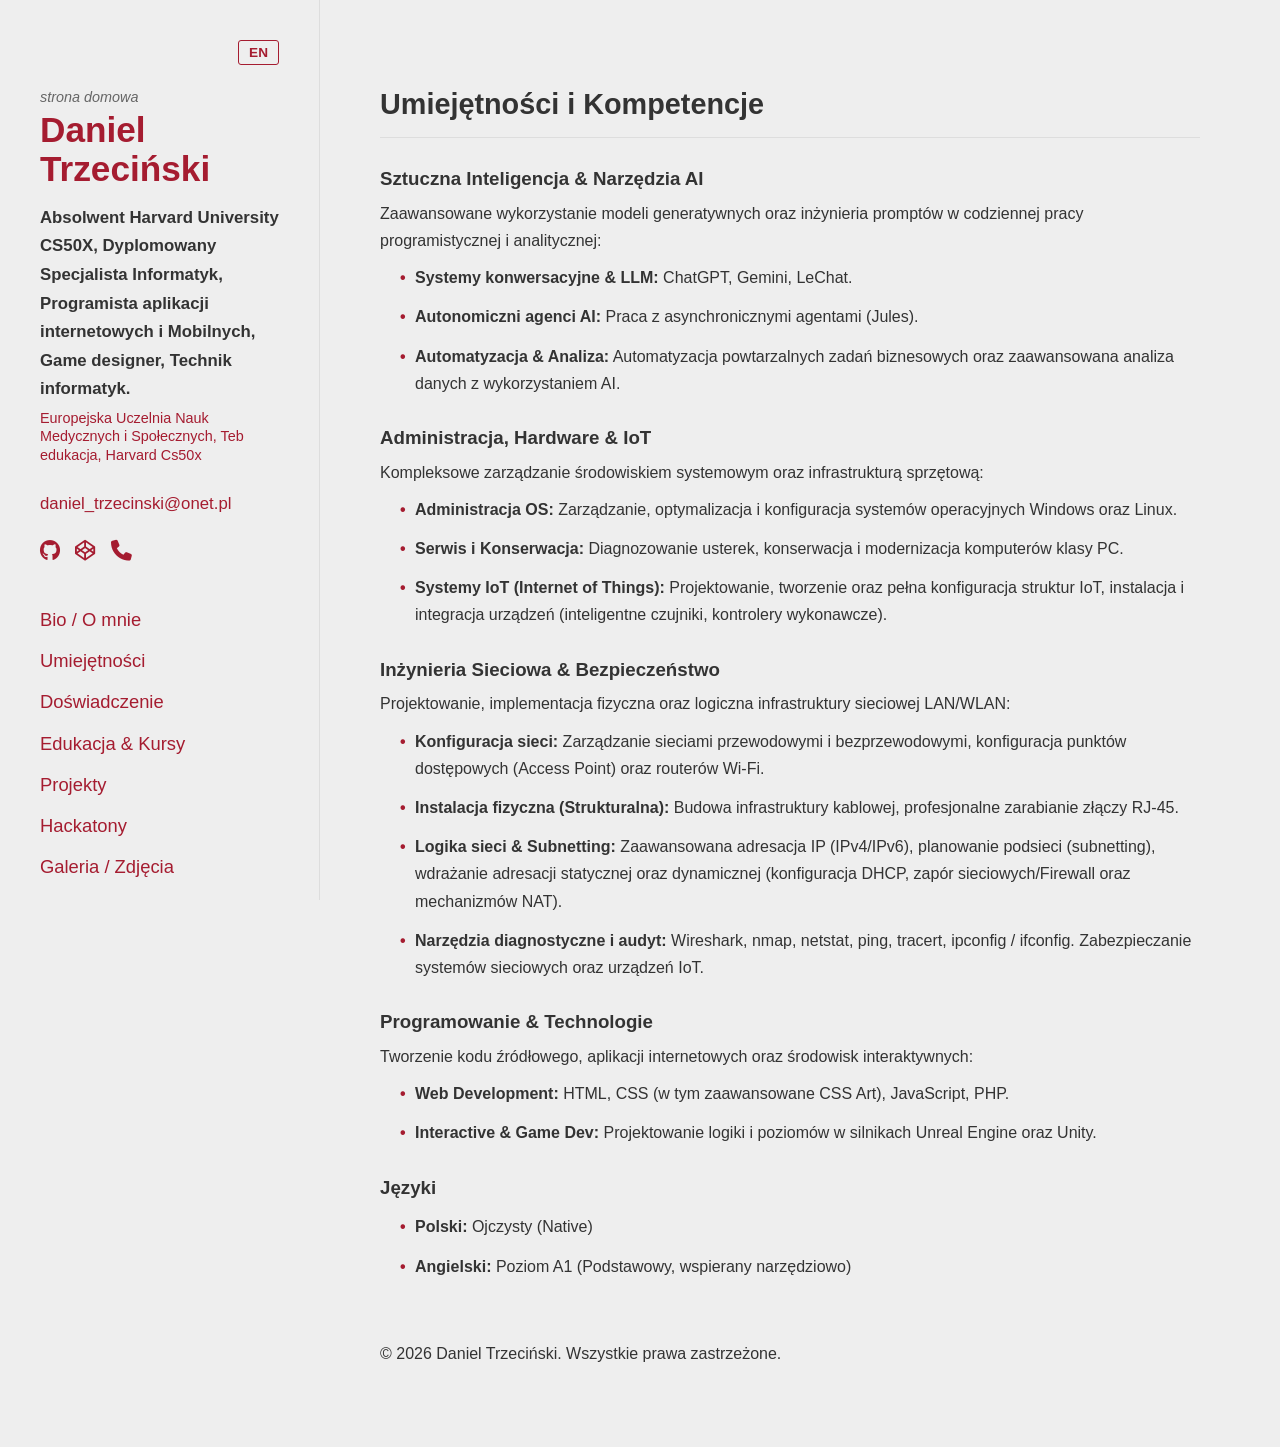
<file: skills.html>
<!DOCTYPE html>
<html lang="pl">
<head>
    <meta charset="UTF-8">
    <meta name="viewport" content="width=device-width, initial-scale=1.0">
    <title>Daniel Trzeciński | Umiejętności</title>
    <link rel="stylesheet" href="style.css">
    <link rel="stylesheet" href="https://cdnjs.cloudflare.com/ajax/libs/font-awesome/6.4.0/css/all.min.css">
</head>
<body>

    <div class="page-wrapper">
        
        <aside class="sidebar" id="sidebar-menu">
            <div class="sidebar-sticky">
                <div class="lang-container-desktop">
                    <button class="lang-btn" id="lang-toggle">EN</button>
                </div>

                <p class="sidebar-sub" data-lang-key="sidebarSub">home page of</p>
                <h1 class="sidebar-title">Daniel Trzeciński</h1>
                <p class="sidebar-desc" data-lang-key="sidebarDesc">Absolwent Harvard University CS50X, Dyplomowany Specjalista Informatyk Programista Aplikacji Internetowych i Mobilnych, Game Designer, Technik informatyk</p>
                <p class="sidebar-institution" data-lang-key="sidebarInstitution">Europejska Uczelnia Nauk Medycznych i Społecznych, Teb Edukacja, Harvard</p>
                
                <p class="sidebar-email">
                    <a href="mailto:daniel_trzecinski@onet.pl">daniel_trzecinski@onet.pl</a>
                </p>
                
                <div class="sidebar-socials">
                    <a href="https://github.com/DanielTRZ" target="_blank"><i class="fab fa-github"></i></a>
                    <a href="https://codepen.io/DanielTRZ" target="_blank"><i class="fab fa-codepen"></i></a>
                    <a href="tel:502871508"><i class="fas fa-phone"></i></a>
                </div>

                <!-- NOWY PRZYCISK HAMBURGERA -->
                <button class="academic-hamburger" aria-label="Menu" id="academic-hamburger-btn">
                    <span class="bar"></span>
                    <span class="bar"></span>
                    <span class="bar"></span>
                </button>

                <nav class="sidebar-nav">
                    <a href="index.html" data-lang-key="navAbout">Bio / O mnie</a>
                    <a href="skills.html" class="active" data-lang-key="navSkills">Umiejętności</a>
                    <a href="experience.html" data-lang-key="navExperience">Doświadczenie</a>
                    <a href="education.html" data-lang-key="navEducation">Edukacja & Kursy</a>
                    <a href="projects.html" data-lang-key="navProjects">Projekty</a>
                    <a href="hackathons.html" data-lang-key="navHackathons">Hackatony</a>
                    <a href="photos.html" data-lang-key="navPhotos">Galeria / Zdjęcia</a>
                    <a href="contact.html" data-lang-key="navContact">Kontakt & Referencje</a>
                </nav>
            </div>
        </aside>

        <main class="main-content">
            <section id="skills" class="content-section">
                <h2 class="section-heading" data-lang-key="skillsHeading">Umiejętności i Kompetencje</h2>
                
                <div class="skills-group" style="margin-bottom: 25px;">
                    <h3 data-lang-key="skillsGroup1Title">Sztuczna Inteligencja & Narzędzia AI</h3>
                    <p style="margin: 5px 0 10px 0;" data-lang-key="skillsGroup1Desc">Zaawansowane wykorzystanie modeli generatywnych oraz inżynieria promptów w codziennej pracy programistycznej i analitycznej:</p>
                    <ul class="academic-list" style="padding-left: 20px;">
                        <li data-lang-key="skillsAiLi1"><strong>Systemy konwersacyjne & LLM:</strong> ChatGPT, Gemini, LeChat.</li>
                        <li data-lang-key="skillsAiLi2"><strong>Autonomiczni agenci AI:</strong> Praca z asynchronicznymi agentami (Jules).</li>
                        <li data-lang-key="skillsAiLi3"><strong>Automatyzacja & Analiza:</strong> Automatyzacja powtarzalnych zadań biznesowych oraz zaawansowana analiza danych z wykorzystaniem AI.</li>
                    </ul>
                </div>

                <div class="skills-group" style="margin-bottom: 25px;">
                    <h3 data-lang-key="skillsGroupSysTitle">Administracja, Hardware & IoT</h3>
                    <p style="margin: 5px 0 10px 0;" data-lang-key="skillsGroupSysDesc">Kompleksowe zarządzanie środowiskiem systemowym oraz infrastrukturą sprzętową:</p>
                    <ul class="academic-list" style="padding-left: 20px;">
                        <li data-lang-key="skillsSysLi1"><strong>Administracja OS:</strong> Zarządzanie, optymalizacja i konfiguracja systemów operacyjnych Windows oraz Linux.</li>
                        <li data-lang-key="skillsSysLi2:"><strong>Serwis i Konserwacja:</strong> Diagnozowanie usterek, konserwacja i modernizacja komputerów klasy PC.</li>
                        <li data-lang-key="skillsSysLi3"><strong>Systemy IoT (Internet of Things):</strong> Projektowanie, tworzenie oraz pełna konfiguracja struktur IoT, instalacja i integracja urządzeń (inteligentne czujniki, kontrolery wykonawcze).</li>
                    </ul>
                </div>

                <div class="skills-group" style="margin-bottom: 25px;">
                    <h3 data-lang-key="skillsGroup3Title">Inżynieria Sieciowa & Bezpieczeństwo</h3>
                    <p style="margin: 5px 0 10px 0;" data-lang-key="skillsGroup3Desc">Projektowanie, implementacja fizyczna oraz logiczna infrastruktury sieciowej LAN/WLAN:</p>
                    <ul class="academic-list" style="padding-left: 20px;">
                        <li data-lang-key="skillsNetLi1"><strong>Konfiguracja sieci:</strong> Zarządzanie sieciami przewodowymi i bezprzewodowymi, konfiguracja punktów dostępowych (Access Point) oraz routerów Wi-Fi.</li>
                        <li data-lang-key="skillsNetLi2"><strong>Instalacja fizyczna (Strukturalna):</strong> Budowa infrastruktury kablowej, profesjonalne zarabianie złączy RJ-45.</li>
                        <li data-lang-key="skillsNetLi3"><strong>Logika sieci & Subnetting:</strong> Zaawansowana adresacja IP (IPv4/IPv6), planowanie podsieci (subnetting), wdrażanie adresacji statycznej oraz dynamicznej (konfiguracja DHCP, zapór sieciowych/Firewall oraz mechanizmów NAT).</li>
                        <li data-lang-key="skillsNetLi4"><strong>Narzędzia diagnostyczne i audyt:</strong> Wireshark, nmap, netstat, ping, tracert, ipconfig / ifconfig. Zabezpieczanie systemów sieciowych oraz urządzeń IoT.</li>
                    </ul>
                </div>

                <div class="skills-group" style="margin-bottom: 25px;">
                    <h3 data-lang-key="skillsGroup2Title">Programowanie & Technologie</h3>
                    <p style="margin: 5px 0 10px 0;" data-lang-key="skillsGroup2Desc">Tworzenie kodu źródłowego, aplikacji internetowych oraz środowisk interaktywnych:</p>
                    <ul class="academic-list" style="padding-left: 20px;">
                        <li data-lang-key="skillsProgLi1"><strong>Web Development:</strong> HTML, CSS (w tym zaawansowane CSS Art), JavaScript, PHP.</li>
                        <li data-lang-key="skillsProgLi2"><strong>Interactive & Game Dev:</strong> Projektowanie logiki i poziomów w silnikach Unreal Engine oraz Unity.</li>
                    </ul>
                </div>

                <div class="skills-group">
                    <h3 data-lang-key="skillsLangTitle">Języki</h3>
                    <ul class="academic-list" style="padding-left: 20px; margin-top: 10px;">
                        <li data-lang-key="skillsLangLi1"><strong>Polski:</strong> Ojczysty (Native)</li>
                        <li data-lang-key="skillsLangLi2"><strong>Angielski:</strong> Poziom B1 ( wspierany narzędziowo)</li>
                    </ul>
                </div>
            </section>

            <footer class="main-footer">
                <p data-lang-key="footerText">&copy; 2026 Daniel Trzeciński. Wszystkie prawa zastrzeżone.</p>
            </footer>
        </main>

    </div>

    <script src="script.js"></script>
</body>
</html>
</file>
<file: style.css>
/* --- AKADEMICKI MINIMALIZM --- */
* {
    margin: 0;
    padding: 0;
    box-sizing: border-box;
    font-family: -apple-system, BlinkMacSystemFont, "Segoe UI", Roboto, "Helvetica Neue", Arial, sans-serif;
    scroll-behavior: smooth;
}
:root {
    --harvard-crimson: #a51c30;
    --bg-light: #eeeeee;
    --text-dark: #333333;
    --text-muted: #666666;
    --sidebar-width: 320px;
}
body {
    background-color: var(--bg-light);
    color: var(--text-dark);
    line-height: 1.7;
    font-size: 16px;
    overflow-x: hidden;
}
.page-wrapper {
    display: flex;
    min-height: 100vh;
    width: 100%;
}
/* --- LEWY PANEL BOCZNY (STACJONARNY DESKTOP) --- */
.sidebar {
    width: var(--sidebar-width);
    background-color: var(--bg-light);
    padding: 40px;
    border-right: 1px solid #dddddd;
    position: fixed;
    height: 100vh;
    overflow-y: auto;
    z-index: 1000;
    transition: transform 0.3s ease;
}
.sidebar-sticky {
    display: flex;
    flex-direction: column;
}
/* Przełącznik języka - Desktop */
.lang-container-desktop {
    display: flex;
    justify-content: flex-end;
    margin-bottom: 20px;
}
.lang-btn {
    background: transparent;
    border: 1px solid var(--harvard-crimson);
    color: var(--harvard-crimson);
    padding: 4px 10px;
    font-size: 0.85rem;
    font-weight: 600;
    cursor: pointer;
    border-radius: 3px;
    transition: all 0.2s ease-in-out;
}
.lang-btn:hover {
    background-color: var(--harvard-crimson);
    color: #ffffff;
}
.sidebar-sub {
    font-size: 0.9rem;
    color: var(--text-muted);
    font-style: italic;
    margin-bottom: 2px;
}

.sidebar-title {
    color: var(--harvard-crimson);
    font-size: 2.2rem;
    font-weight: 700;
    line-height: 1.1;
    margin-bottom: 15px;
}

.sidebar-desc {
    font-size: 1.05rem;
    font-weight: 600;
    color: var(--text-dark);
    margin-bottom: 5px;
}

.sidebar-institution {
    font-size: 0.9rem;
    color: var(--harvard-crimson);
    margin-bottom: 25px;
    line-height: 1.3;
}

.sidebar-email {
    margin-bottom: 15px;
}

.sidebar-email a {
    color: var(--harvard-crimson);
    text-decoration: none;
    font-size: 1.05rem;
}

.sidebar-email a:hover {
    text-decoration: underline;
}

.sidebar-socials {
    display: flex;
    gap: 15px;
    margin-bottom: 35px;
}

.sidebar-socials a {
    color: var(--harvard-crimson);
    font-size: 1.3rem;
    text-decoration: none;
    transition: opacity 0.2s;
}

.sidebar-socials a:hover {
    opacity: 0.7;
}

/* Przycisk Hamburger - (ukryty na desktopie) */
.academic-hamburger {
    display: none;
    background: #ffffff;
    border: 2px solid #aaaaaa;
    border-radius: 8px;
    padding: 10px 14px;
    cursor: pointer;
    margin: 15px auto 0 auto;
    transition: background-color 0.2s, border-color 0.2s;
}

.academic-hamburger:hover {
    background-color: #e5e5e5;
    border-color: var(--text-dark);
}

.academic-hamburger .bar {
    display: block;
    width: 22px;
    height: 3px;
    margin: 4px 0;
    background-color: var(--text-dark);
    border-radius: 2px;
    transition: 0.3s;
}

/* Nawigacja menu bocznego */
.sidebar-nav {
    display: flex;
    flex-direction: column;
    gap: 10px;
}

.sidebar-nav a {
    color: var(--harvard-crimson);
    text-decoration: none;
    font-size: 1.15rem;
    text-align: left;
    width: fit-content;
}

.sidebar-nav a:hover {
    text-decoration: underline;
}

/* --- PRAWY PANEL (TREŚĆ WŁAŚCIWA) --- */
.main-content {
    margin-left: var(--sidebar-width);
    padding: 80px 80px 80px 60px;
    flex-grow: 1;
    max-width: 960px;
    width: 100%;
}

.content-section { 
    margin-bottom: 60px; 
}

.section-heading {
    font-size: 1.8rem;
    color: var(--text-dark);
    border-bottom: 1px solid #dddddd;
    padding-bottom: 8px;
    margin-bottom: 25px;
    font-weight: 600;
}

.academic-list { 
    list-style-type: none; 
}

.academic-list li { 
    margin-bottom: 12px; 
    position: relative; 
    padding-left: 15px; 
}

.academic-list li::before { 
    content: "•"; 
    color: var(--harvard-crimson); 
    font-weight: bold; 
    position: absolute; 
    left: 0; 
}

/* Galeria zdjęć / Portfolio */
.portfolio-container { 
    padding: 40px; 
    text-align: center; 
}

.gallery-grid {
    display: grid;
    grid-template-columns: repeat(auto-fit, minmax(250px, 1fr));
    gap: 20px;
    max-width: 1000px;
    margin: 0 auto;
}

.gallery-item {
    position: relative;
    overflow: hidden;
    border-radius: 8px;
    box-shadow: 0 4px 15px rgba(0,0,0,0.1);
    transition: transform 0.3s ease;
}

.gallery-item:hover { 
    transform: scale(1.05); 
}

.gallery-item img {
    width: 100%;
    height: auto;
    display: block;
}

.overlay {
    position: absolute;
    bottom: 0;
    background: rgba(0, 0, 0, 0.7);
    color: #fff;
    width: 100%;
    padding: 10px;
    opacity: 0;
    transition: opacity 0.3s;
}

.gallery-item:hover .overlay { 
    opacity: 1; 
}

/* --- RESPONSYWNOŚĆ Z PŁYNNYM WYSUWANIEM MENU --- */
@media (max-width: 992px) {
    .page-wrapper {
        flex-direction: column;
    }

    .mobile-top-bar {
        display: none !important;
    }

    .sidebar {
        position: relative;
        width: 100%;
        height: auto;
        transform: none;
        border-right: none;
        border-bottom: 1px solid #dddddd;
        padding: 30px 20px 20px 20px;
        background-color: var(--bg-light);
        z-index: 10;
    }

    .sidebar-sticky {
        align-items: center;
        text-align: center;
    }

    .lang-container-desktop {
        display: flex;
        justify-content: center;
        margin-bottom: 15px;
    }

    .sidebar-socials {
        margin-bottom: 15px;
        justify-content: center;
    }

    .academic-hamburger {
        display: block;
    }

    /* TUTAJ ZMIANA: Zamiast display: none dajemy pełną kontrolę nad wysokością i przeźroczystością */
    .sidebar-nav {
        display: flex;             /* Zmienione z none na flex, żeby transition działało */
        flex-direction: column;
        align-items: center;
        gap: 12px;
        width: 100%;
        
        /* Ukrywanie z animacją */
        max-height: 0;             /* Menu startuje z zerową wysokością */
        opacity: 0;                /* Całkowicie przeźroczyste */
        overflow: hidden;          /* Obcina treść, która wystaje poza max-height */
        pointer-events: none;      /* Blokuje możliwość kliknięcia w niewidoczne linki */
        
        /* Płynne wysuwanie (0.4 sekundy, gładki start i stop) */
        transition: max-height 0.4s ease-in-out, opacity 0.3s ease-in-out, padding 0.4s ease-in-out, margin-top 0.4s ease-in-out;
        
        margin-top: 0;
        padding: 0;
        border-top: 1px solid transparent;
    }

    /* Klasa .active dodawana przez Twój JS rozwinie menu płynnie w dół */
    .sidebar-nav.active {
        max-height: 500px;         /* Bezpieczna maksymalna wysokość dla całego menu */
        opacity: 1;                /* Pełna widoczność */
        pointer-events: auto;      /* Przywraca klikalność linków */
        margin-top: 20px;
        padding: 20px 0;
        border-top: 1px solid #dddddd;
    }

    .sidebar-nav a {
        text-align: center;
        font-size: 1.15rem;
        width: 100%;
        padding: 6px 0;
    }

    .main-content {
        margin-left: 0;
        padding: 40px 20px;
        width: 100%;
        max-width: 100%;
    }
}
</file>
